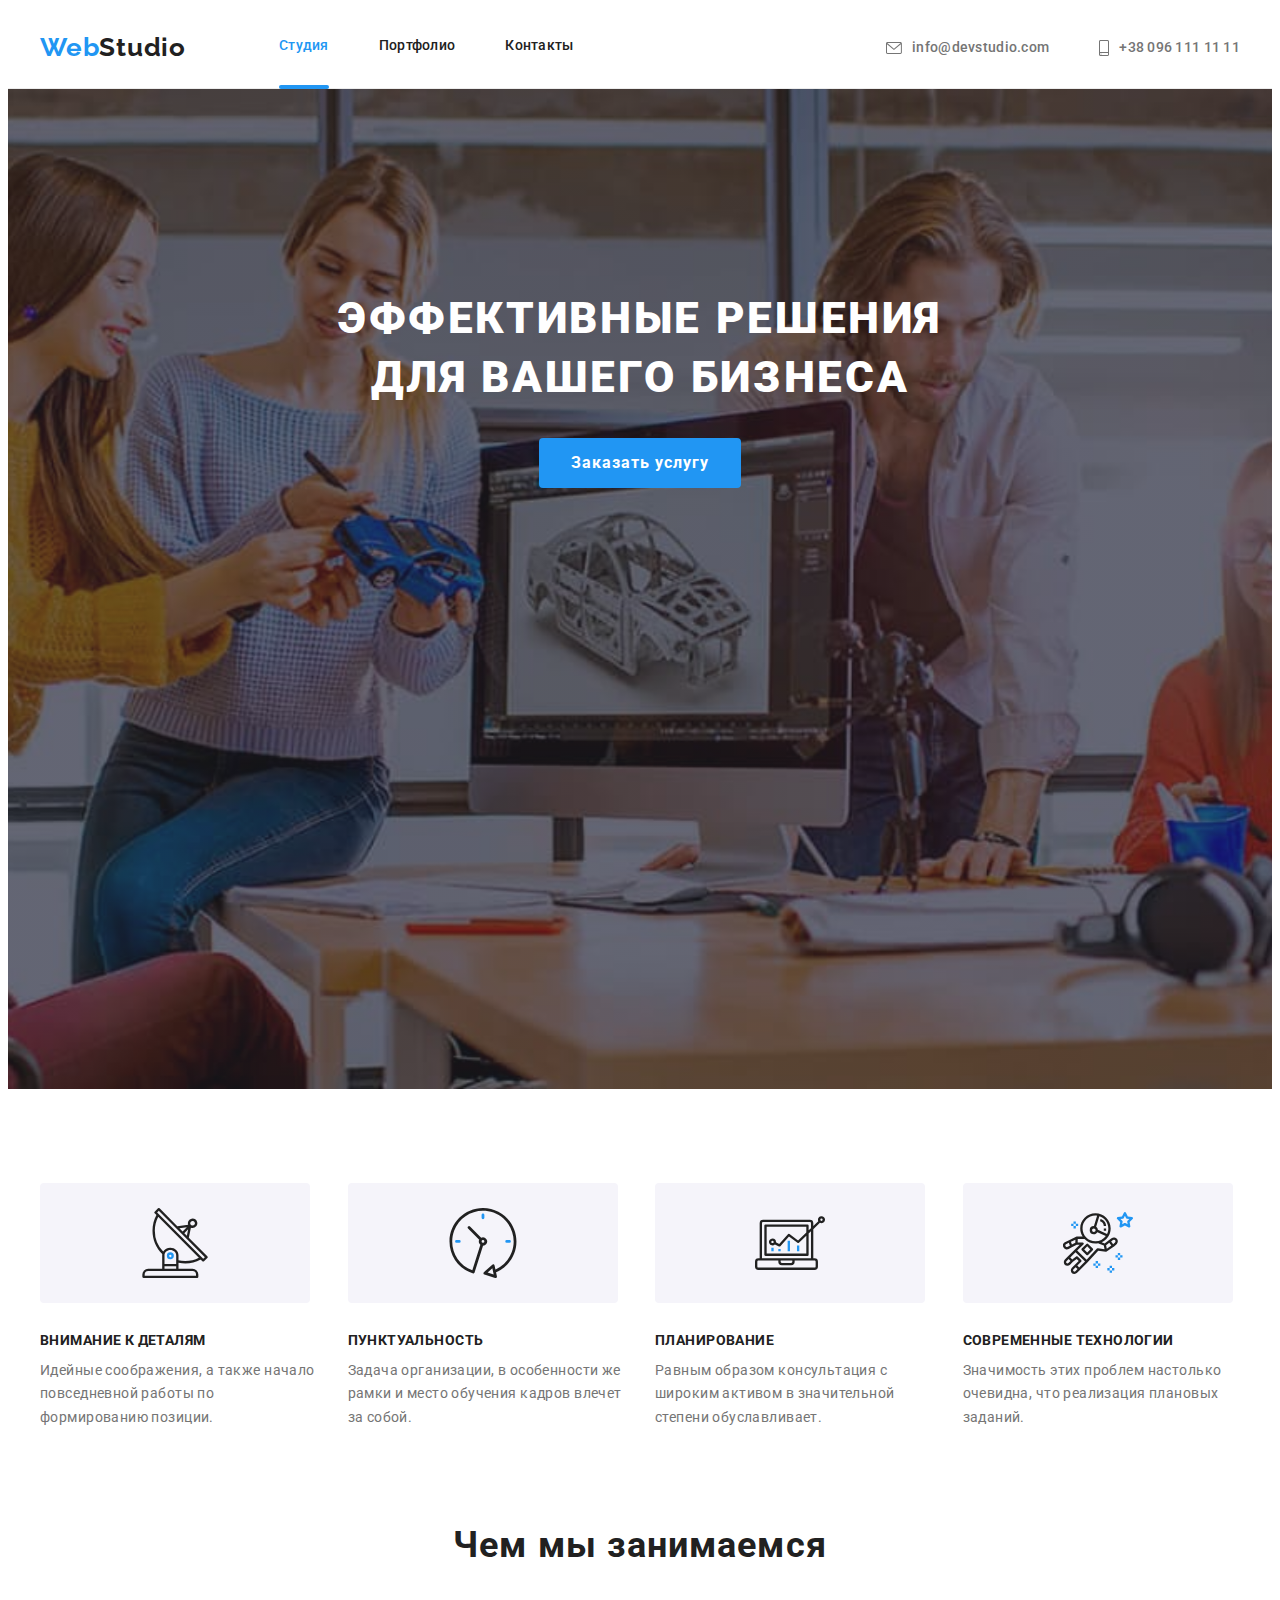
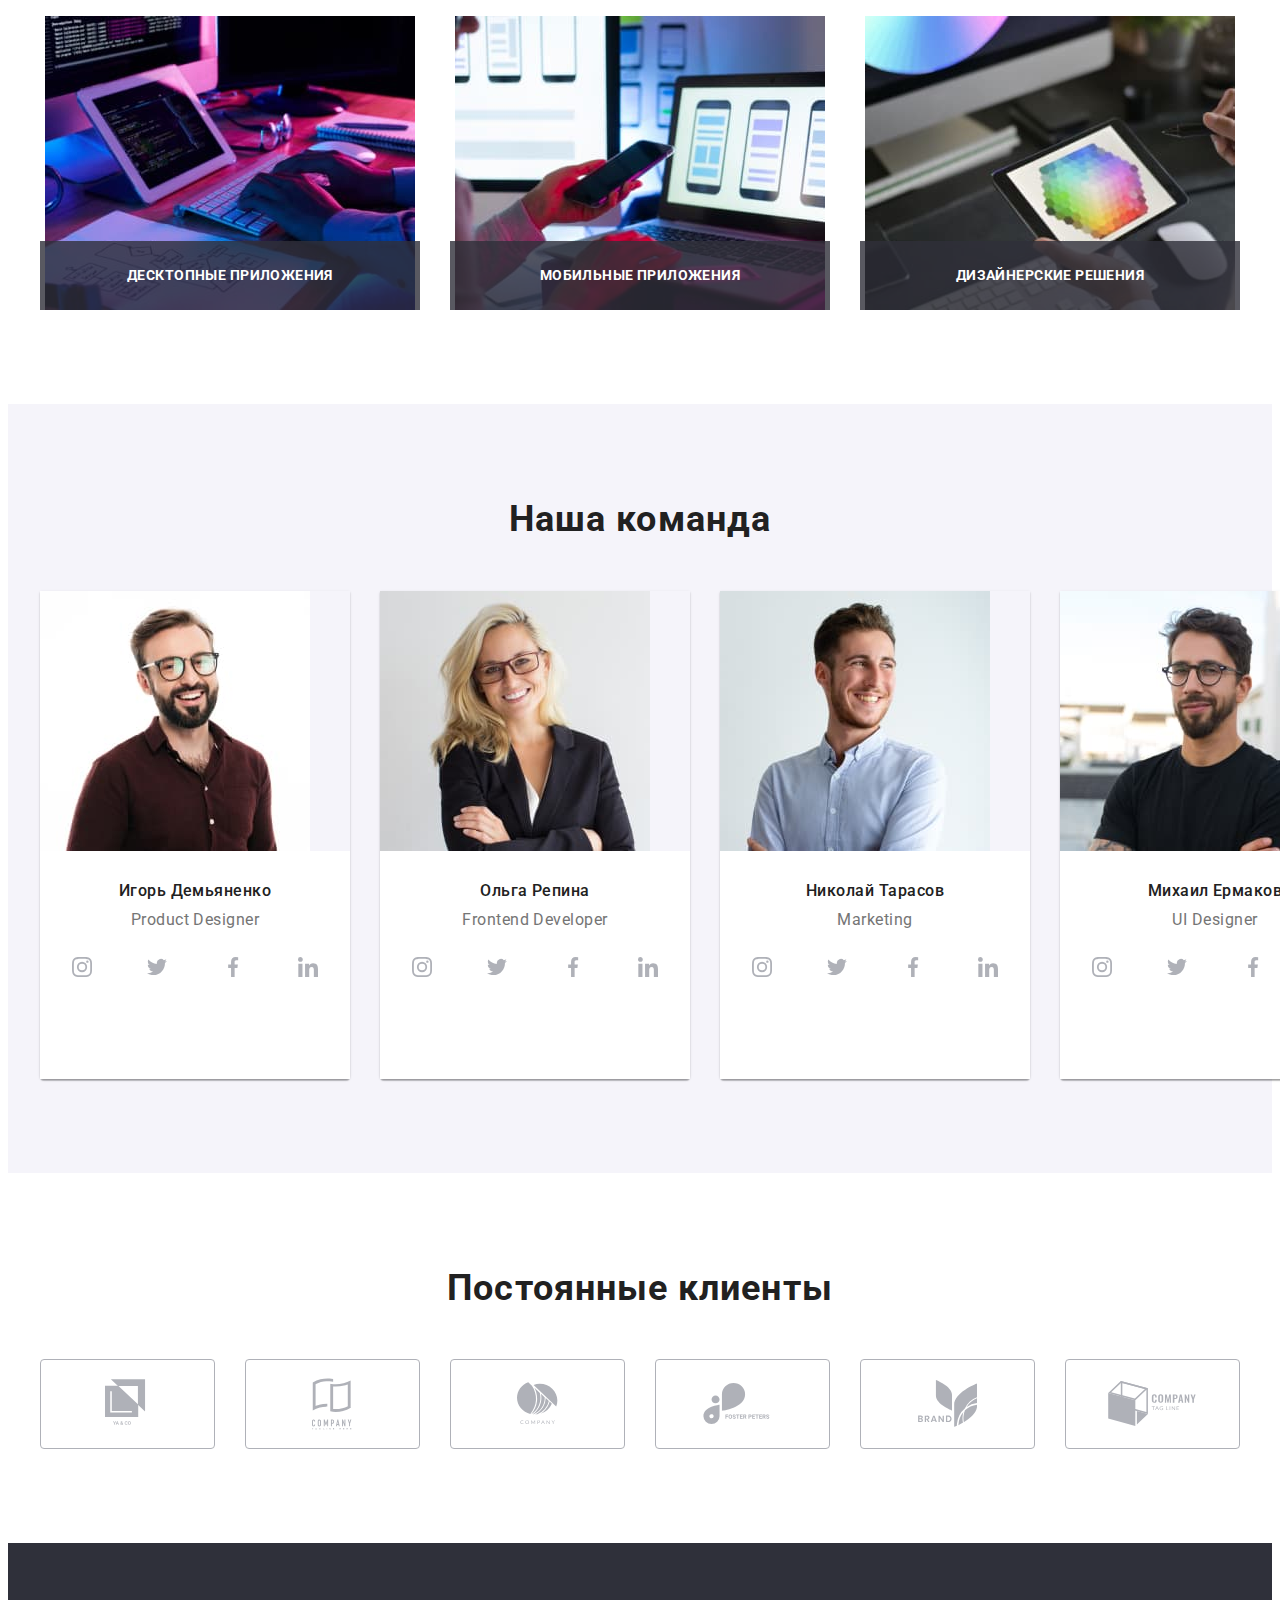
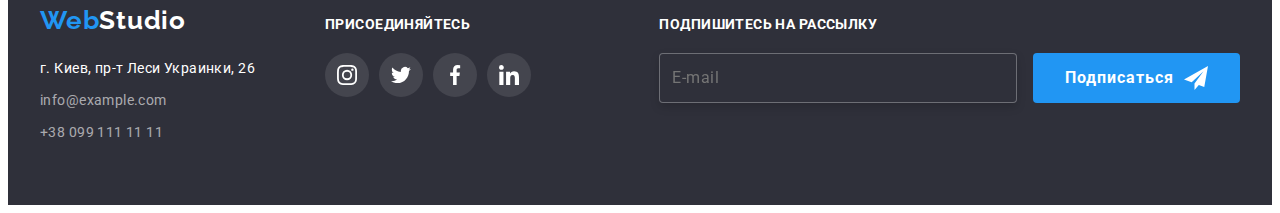
<file: index.html>
<!DOCTYPE html>
<html lang="ru">
<head>
    <meta charset="UTF-8">
    <meta http-equiv="X-UA-Compatible" content="IE=edge">
    <meta name="viewport" content="width=device-width, initial-scale=1.0">
    <title>Студия</title>
    <link rel="preconnect" href="https://fonts.gstatic.com">
    <link href="https://fonts.googleapis.com/css2?family=Raleway:wght@700&family=Roboto:wght@400;500;700;900&display=swap"
        rel="stylesheet">
    <link rel="stylesheet" href="https://cdnjs.cloudflare.com/ajax/libs/modern-normalize/0.2.0/modern-normalize.css"
        integrity="sha512-oxqL25oMBPTFLK5OOR4U/Y//5oyc+3B8MJVTuGD2FLdyA+VXlhKMyQ7YjHNSI5+CLk0UdMLw1lV64dDuT1Batw=="
        crossorigin="anonymous" />
    <link rel="stylesheet" href="./css/main.min.css">
</head>

<body>

<!--site header-->
        <header class="page-header">
            <div class="container">
                <nav class="nav">
                    <a 
                    href="./index.html" 
                    class="logo__link link" 
                    lang="en">
                        <span 
                        class="logo__text">
                            Web<span class="logo--light-them">Studio</span>
                        </span>        
                    </a>
                    <ul class="nav__list list">
                        <li class="nav__item">
                            <a 
                            href="./index.html" 
                            class="nav__link current link">
                                Студия
                            </a>
                        </li>

                        <li class="nav__item">
                            <a 
                            href="./portfolio.html" 
                            class="nav__link link">
                                Портфолио
                            </a>
                        </li>

                        <li class="nav__item">
                            <a 
                            href="" 
                            class="nav__link link">
                                Контакты
                            </a>
                        </li>
                    </ul>
                </nav>

                <ul class="site-contacts__list list" >
                    <li class="site-contacts__item">
                        <a 
                        href="mailto:info@devstudio.com" 
                        class="site-contacts__link link ">
                            <svg 
                            class="site-contacts__icon" 
                            width="16" 
                            height="12">
                                <use href="./images/icons.svg#envelope"></use>
                            </svg>
                            info@devstudio.com
                        </a>
                    </li>

                    <li class="site-contacts__item">
                        <a 
                        href="tel:+380961111111" 
                        class="site-contacts__link link ">
                            <svg 
                            class="site-contacts__icon" 
                            width="10" 
                            height="16">
                                <use href="./images/icons.svg#smartphone"></use>
                            </svg>
                            +38 096 111 11 11
                        </a>
                    </li>
                </ul>
            </div>
        </header>
    <main>

    <!--HERO-->
        <section class="hero overlay">
            <h1 class="hero__title">Эффективные решения для вашего бизнеса</h1>
            <button 
            data-modal-open 
            type="button" 
            class="btn hero__btn">
                Заказать услугу
            </button>
        </section>

    <!--Features-->
        <section class="features section">
            <div class="container">
                <h2 class="features__title visually-hidden">Особенности команды</h2>
                <ul class="features__list list">
                    <li class="features__item">
                        <div class="features-item-icon__background">
                            <svg 
                            class="features-item__icon"
                            width="70"
                            height="70">
                                <use href="./images/icons.svg#antenna"></use>
                            </svg>
                        </div>
                        <h3 class="features-item__title">Внимание к деталям</h3>
                        <p class="features-item__text">Идейные соображения, а также начало повседневной работы по формированию позиции.
                        </p>
                    </li>

                    <li class="features__item">
                        <div class="features-item-icon__background">
                            <svg 
                            class="features-item__icon"
                            width="70"
                            height="70">
                                <use href="./images/icons.svg#clock"></use>
                            </svg>
                        </div>
                        <h3 class="features-item__title">Пунктуальность</h3>
                        <p class="features-item__text">Задача организации, в особенности же рамки и место обучения кадров влечет за собой.
                        </p>
                    </li>

                    <li class="features__item">
                        <div class="features-item-icon__background">
                            <svg 
                            class="feature-item__icon"
                            width="70"
                            height="70">
                                <use href="./images/icons.svg#diagram"></use>
                            </svg>
                        </div>
                        <h3 class="features-item__title">Планирование</h3>
                        <p class="features-item__text">Равным образом консультация с широким активом в значительной степени обуславливает.
                        </p>
                    </li>

                    <li class="features__item">
                        <div class="features-item-icon__background">
                            <svg 
                            class="features-item__icon"
                            width="70"
                            height="70">
                                <use href="./images/icons.svg#astronaut"></use>
                            </svg>
                        </div>
                        <h3 class="features-item__title">Современные технологии</h3>
                        <p class="features-item__text">Значимость этих проблем настолько очевидна, что реализация плановых заданий.
                        </p>
                    </li>
                </ul>
            </div>
        </section>

    <!--Services-->
        <section class="services section">
            <div class="container">
                <h2 class="services__title section__title">Чем мы занимаемся</h2>
                <ul class="services__list list">
                    <li class="services__item">
                        <div class="services-item__image-explanation">
                            <img 
                            src="./images/example_of_work_1.jpg" 
                            alt="Создание интернет сайта" 
                            width="370" 
                            height="294"
                            class="services-item__image">
                            <span class="services-item__image-explanation-text">Десктопные приложения</span>
                        </div>
                    </li>

                    <li class="services__item">
                        <div class="services-item__image-explanation">
                            <img 
                            src="./images/example_of_work_2.jpg" 
                            alt="Оптимизация сайта для просмотра с телефона" 
                            width="370" 
                            height="294"
                            class="services-item__image">
                            <span class="services-item__image-explanation-text">Мобильные приложения</span>
                        </div>
                    </li>

                    <li class="services__item">
                        <div class="services-item__image-explanation">
                            <img 
                            src="./images/example_of_work_3.jpg" 
                            alt="Подбор цветовой схемы для сайта" 
                            width="370" 
                            height="294"
                            class="services-item__image">
                            <span class="services-item__image-explanation-text">Дизайнерские решения</span>
                        </div>
                    </li>
                </ul>
            </div>
        </section>

    <!--Team Members-->
        <section class="team-members section">
            <div class="container">
                <h2 class="team-members__title section__title">Наша команда</h2>
                <ul class="team-members__list list">
                    <li class="team-members__item">
                        <img 
                        src="./images/igor_photo.jpg" 
                        alt="Фото Игоря Демьяненко" 
                        width="270" 
                        height="260"
                        class="team-members__image">
                        <div class="team-members__description">
                            <h3 class="team-members__name">Игорь Демьяненко</h3>
                            <p class="team-members__profession" lang="en">Product Designer</p>
                            <ul class="team-members-soc-link__list list">
                                <li class="team-members-soc-link__item">
                                    <a href="" class="team-members-soc-link__link">
                                        <svg 
                                        class="team-members-soc-link__icon" 
                                        width="20"
                                        height="20">
                                            <use href="./images/icons.svg#instagram-t"></use>
                                        </svg>
                                    </a>
                                </li>

                                <li class="team-members-soc-link__item">
                                    <a href="" class="team-members-soc-link__link">
                                        <svg 
                                        class="team-members-soc-link__icon" 
                                        width="20"
                                        height="20">
                                            <use href="./images/icons.svg#twitter-t"></use>
                                        </svg>
                                    </a>
                                </li>

                                <li class="team-members-soc-link__item">
                                    <a href="" class="team-members-soc-link__link">
                                        <svg 
                                        class="team-members-soc-link__icon" 
                                        width="20"
                                        height="20">
                                            <use href="./images/icons.svg#facebook-t"></use>
                                        </svg>
                                    </a>
                                </li>

                                <li class="team-members-soc-link__item">
                                    <a href="" class="team-members-soc-link__link">
                                        <svg 
                                        class="team-members-soc-link__icon" 
                                        width="20"
                                        height="20">
                                            <use href="./images/icons.svg#linkedin-t"></use>
                                        </svg>
                                    </a>
                                </li>
                            </ul>
                        </div>
                    </li>

                    <li class="team-members__item">
                        <img 
                        src="./images/olga_photo.jpg" 
                        alt="Фото Ольги Репиной" 
                        width="270" 
                        height="260">
                        <div class="team-members__description">
                            <h3 class="team-members__name">Ольга Репина</h3>
                            <p class="team-members__profession" lang="en">Frontend Developer</p>
                            <ul class="team-members-soc-link__list list">
                                <li class="team-members-soc-link__item">
                                    <a href="" class="team-members-soc-link__link">
                                        <svg 
                                        class="team-members-soc-link__icon" 
                                        width="20"
                                        height="20">
                                            <use href="./images/icons.svg#instagram-t"></use>
                                        </svg>
                                    </a>
                                </li>

                                <li class="team-members-soc-link__item">
                                    <a href="" class="team-members-soc-link__link">
                                        <svg 
                                        class="team-members-soc-link__icon" 
                                        width="20"
                                        height="20">
                                            <use href="./images/icons.svg#twitter-t"></use>
                                        </svg>
                                    </a>
                                </li>

                                <li class="team-members-soc-link__item">
                                    <a href="" class="team-members-soc-link__link">
                                        <svg 
                                        class="team-members-soc-link__icon" 
                                        width="20"
                                        height="20">
                                            <use href="./images/icons.svg#facebook-t"></use>
                                        </svg>
                                    </a>
                                </li>

                                <li class="team-members-soc-link__item">
                                    <a href="" class="team-members-soc-link__link">
                                        <svg 
                                        class="team-members-soc-link__icon" 
                                        width="20"
                                        height="20">
                                            <use href="./images/icons.svg#linkedin-t"></use>
                                        </svg>
                                    </a>
                                </li>
                            </ul>
                        </div>
                    </li>

                    <li class="team-members__item">
                        <img 
                        src="./images/nikolay_photo.jpg" 
                        alt="Фото Николая Тарасова" 
                        width="270" 
                        height="260">
                        <div class="team-members__description">
                            <h3 class="team-members__name">Николай Тарасов</h3>
                            <p class="team-members__profession" lang="en">Marketing</p>
                            <ul class="team-members-soc-link__list list">
                                <li class="team-members-soc-link__item">
                                    <a href="" class="team-members-soc-link__link">
                                        <svg 
                                        class="team-members-soc-link__icon" 
                                        width="20"
                                        height="20">
                                            <use href="./images/icons.svg#instagram-t"></use>
                                        </svg>
                                    </a>
                                </li>

                                <li class="team-members-soc-link__item">
                                    <a href="" class="team-members-soc-link__link">
                                        <svg 
                                        class="team-members-soc-link__icon" 
                                        width="20"
                                        height="20">
                                            <use href="./images/icons.svg#twitter-t"></use>
                                        </svg>
                                    </a>
                                </li>

                                <li class="team-members-soc-link__item">
                                    <a href="" class="team-members-soc-link__link">
                                        <svg 
                                        class="team-members-soc-link__icon" 
                                        width="20"
                                        height="20">
                                            <use href="./images/icons.svg#facebook-t"></use>
                                        </svg>
                                    </a>
                                </li>

                                <li class="team-members-soc-link__item">
                                    <a href="" class="team-members-soc-link__link">
                                        <svg 
                                        class="team-members-soc-link__icon" 
                                        width="20"
                                        height="20">
                                            <use href="./images/icons.svg#linkedin-t"></use>
                                        </svg>
                                    </a>
                                </li>
                            </ul>
                        </div>
                    </li>

                    <li class="team-members__item">
                        <img 
                        src="./images/mihail_photo.jpg" 
                        alt="Фото Михаила Ермакова" 
                        width="270" 
                        height="260">
                        <div class="team-members__description">
                            <h3 class="team-members__name">Михаил Ермаков</h3>
                            <p class="team-members__profession" lang="en">UI Designer</p>
                            <ul class="team-members-soc-link__list list">
                                <li class="team-members-soc-link__item">
                                    <a href="" class="team-members-soc-link__link">
                                        <svg 
                                        class="team-members-soc-link__icon" 
                                        width="20"
                                        height="20">
                                            <use href="./images/icons.svg#instagram-t"></use>
                                        </svg>
                                    </a>
                                </li>

                                <li class="team-members-soc-link__item">
                                    <a href="" class="team-members-soc-link__link">
                                        <svg 
                                        class="team-members-soc-link__icon" 
                                        width="20"
                                        height="20">
                                            <use href="./images/icons.svg#twitter-t"></use>
                                        </svg>
                                    </a>
                                </li>

                                <li class="team-members-soc-link__item">
                                    <a href="" class="team-members-soc-link__link">
                                        <svg 
                                        class="team-members-soc-link__icon" 
                                        width="20"
                                        height="20">
                                        <use href="./images/icons.svg#facebook-t"></use>
                                    </svg>
                                    </a>
                                </li>

                                <li class="team-members-soc-link__item">
                                    <a href="" class="team-members-soc-link__link">
                                        <svg 
                                        class="team-members-soc-link__icon" 
                                        width="20"
                                        height="20">
                                            <use href="./images/icons.svg#linkedin-t"></use>
                                        </svg>
                                    </a>
                                </li>
                            </ul>
                        </div>
                    </li>
                </ul>
            </div>
        </section>

        <!--Customers-->  
        <section class="customers section">
            <div class="container">
                <h2 class="customers__title section__title">Постоянные клиенты</h2>
                <ul class="customers__list list">
                    <li class="customers__item">
                        <a href="" class="customers-item__link">
                            <svg 
                            class="customers-item__icon" 
                            width="44.27" 
                            height="49.23">
                                <use href="./images/icons.svg#logo-1"></use>
                            </svg>
                        </a>
                    </li>

                    <li class="customers__item">
                        <a href="" class="customers-item__link">
                            <svg 
                            class="customers-item__icon" 
                            width="40" 
                            height="52">
                                <use href="./images/icons.svg#logo-2"></use>
                            </svg>
                        </a>
                    </li>

                    <li class="customers__item">
                        <a href="" class="customers-item__link">
                            <svg 
                            class="customers-item__icon" 
                            width="41" 
                            height="42.6">
                                <use href="./images/icons.svg#logo-3"></use>
                            </svg>
                        </a>
                    </li>

                    <li class="customers__item">
                        <a href="" class="customers-item__link">
                            <svg 
                            class="customers-item__icon" 
                            width="79.66" 
                            height="42.02">
                                <use href="./images/icons.svg#logo-4"></use>
                            </svg>
                        </a>
                    </li>

                    <li class="customers__item">
                        <a href="" class="customers-item__link">
                            <svg 
                            class="customers-item__icon" 
                            width="59" 
                            height="47">
                                <use href="./images/icons.svg#logo-5"></use>
                            </svg>
                        </a>
                    </li>

                    <li class="customers__item">
                        <a href="" class="customers-item__link">
                            <svg 
                            class="customers-item__icon" 
                            width="88.48" 
                            height="45.44">
                                <use href="./images/icons.svg#logo-6"></use>
                            </svg>
                        </a>
                    </li>
                </ul>
            </div>
        </section>
    </main>

<!--Footer-->
    <footer class="page-footer">
        <div class="container">
            <div class="address-main">
                <a 
                href="./index.html" 
                class="logo__link logo-footer link" 
                lang="en">
                    <span 
                    class="logo__text">
                        Web<span class="logo--dark-them">Studio</span>
                    </span>        
                </a>

<!--Address-->
                <address class="address">
                    <ul class="address__list list">
                        <li class="address__item"> 
                            <a 
                            href="https://goo.gl/maps/oQdtfQdhAtJSonEbA" 
                            class="address__link link">
                                <span class="address__text address__text--wight">
                                    г. Киев, пр-т Леси Украинки, 26
                                </span>
                            </a> 
                        </li>

                        <li class="address__item">
                            <a 
                            href="mailto:info@example.com" 
                            class="address__link link">
                                <span class="address__text">
                                    info@example.com
                                </span>    
                            </a>
                        </li>

                        <li class="address__item">
                            <a 
                            href="tel:+380991111111" 
                            class="address-tel link">
                                <span class="address__text">
                                    +38 099 111 11 11
                                </span>
                            </a>
                        </li>
                    </ul>
                </address>
            </div>

<!--Subscribe-->            
            <div class="subscribe">
                <b class="subscribe__title">присоединяйтесь</b>
                <ul class="subscribe-soc-link__list list">
                    <li class="subscribe-soc-link__item">
                        <a href="" class="subscribe-soc-link-item__link">
                            <svg  
                            class="subscribe-soc-link-item__icon"
                            width="20"
                            height="20">
                                <use href="./images/icons.svg#instagram"></use>
                            </svg>
                        </a>
                    </li>

                    <li class="subscribe-soc-link__item">
                        <a href="" class="subscribe-soc-link-item__link">
                            <svg 
                            class="subscribe-soc-link-item__icon"
                            width="20"
                            height="20">
                                <use href="./images/icons.svg#twitter"></use>
                            </svg>
                        </a>
                    </li>

                    <li class="subscribe-soc-link__item">
                        <a href="" class="subscribe-soc-link-item__link">
                            <svg 
                            class="subscribe-soc-link-item__icon"
                            width="20"
                            height="20">
                                <use href="./images/icons.svg#facebook"></use>
                            </svg>
                        </a>
                    </li>

                    <li class="subscribe-soc-link__item">
                        <a href="" class="subscribe-soc-link-item__link">
                            <svg 
                            class="subscribe-soc-link-item__icon" 
                            width="20"
                            height="20">
                                <use href="./images/icons.svg#linkedin"></use>
                            </svg>
                        </a>
                    </li>
                </ul>
            </div>

<!--Mail-input-->            
            <div class="mail-input__block">
                <p class="mail-input__title subscribe__title"> Подпишитесь на рассылку</p>
                <form class="mail-input__form">
                    <input 
                    id="mail"
                    type="email" 
                    name="mail" 
                    class="mail-input" 
                    placeholder="E-mail">

                    <button 
                    type="submit" 
                    class="btn mail-input__btn">
                        <span 
                        class="mail-input-btn__text">
                            Подписаться
                        </span>

                        <svg 
                        class="mail-input-btn__icon" 
                        width="24"
                        height="24">
                            <use href="./images/icons.svg#icon-icon-send"></use>
                        </svg>
                    </button>
                </form>
            </div>
        </div>
    </footer>

    
<!--Modal-->
    <div data-modal class="backdrop is-hidden">
        <div class="modal">
            <button data-modal-close 
            type="button" 
            class="btn modal-btn--close">
                <svg 
                class="modal-btn__close-icon" 
                width="18"
                height="18">
                    <use href="./images/icons.svg#icon-close"></use>
                </svg>
            </button>

            <p class="modal__title">
                Оставьте свои данные, мы вам перезвоним
            </p>

            <form class="modal__input-form">
                <ul class="modal-input-form__list list">
    <!-- Input Name                 -->
                    <li class="modal-input-form__item">
                        <div class="form-name form-field">
                            <label 
                            for="name" 
                            class="form-name__label modal-window__form-label">
                                Имя
                            </label>
                            <input 
                            id="name"
                            type="text" 
                            name="name" 
                            class="form-name__input modal-window__form-input" 
                            autocomplete="name">
                                <svg 
                                class="form-name__icon form-input__icon"
                                width="18"
                                height="18">
                                    <use href="./images/icons.svg#icon-modal-person"></use>
                                </svg>
                        </div>
                    </li>
    <!-- Input Tel                 -->                
                    <li class="modal-input-form__item">
                        <div class="form-tel form-field">
                            <label 
                            for="tel" 
                            class="form-tel__label modal-window__form-label">
                                Телефон
                            </label>
                            <input 
                            id="tel"
                            type="tel" 
                            name="tel" 
                            class="form-tel__input modal-window__form-input" 
                            autocomplete="tel">
                                <svg 
                                class="form-tel__icon form-input__icon"
                                width="18"
                                height="18">
                                    <use href="./images/icons.svg#icon-modal-phone"></use>
                                </svg>
                        </div>
                    </li>
    <!-- Input Mail                 -->                
                    <li class="modal-input-form__item">
                        <div class="form-email form-field">
                            <label 
                            for="email" 
                            class="form-email__label modal-window__form-label">
                                Почта
                            </label>
                            <input
                            id="email"
                            type="email"
                            name="email"
                            class="form-email__input modal-window__form-input"
                            autocomplete="email">
                                <svg 
                                class="form-email__icon form-input__icon"
                                width="18"
                                height="18">
                                    <use href="./images/icons.svg#icon-modal-email"></use>
                                </svg>
                        </div>
                    </li>
    <!-- Input Comment                 -->                
                    <li class="modal-input-form__item">
                        <div class="form-comment form-field">
                            <label
                            for="comment"
                            class="form-comment__label modal-window__form-label">
                                Комментарий
                            </label>
                            <textarea 
                            name="comment"
                            id="comment"
                            rows="10"
                            placeholder="Введите текст"
                            class="modal-window__form-input form-comment__textarea"></textarea>
                        </div>
                    </li>
                </ul>
    <!-- Checkbox                 -->            
               <div class="form-agreement">
                   
                    <label
                    for="agreement"
                    class="form-agreement__label">
                        <input 
                    id="agreement"
                    type="checkbox" 
                    name="agreement" 
                    value="agreement"
                    class="form-agreement__check-input visually-hidden">
                        Соглашаюсь с рассылкой и принимаю 
                            <a 
                            href="" 
                            class="form-agreement__link"> 
                                Условия договора 
                            </a>
                    <span class="check-box">
                            <!-- <svg class="check-box__icon"
                            width="16"
                            height="15">
                                <use href="./images/icons.svg#icon-not-check"></use> 
                            </svg> -->
                        </span>
                    </label>
               </div>

                <button 
                type="submit" 
                class="btn modal-btn--send">
                    <span 
                    class="modal-btn-send__text">
                        Отправить
                    </span>
                </button>
            </form>
        </div>
    </div>
    
    <script src="./js/modal.js"></script>
</body>
</html>
</file>
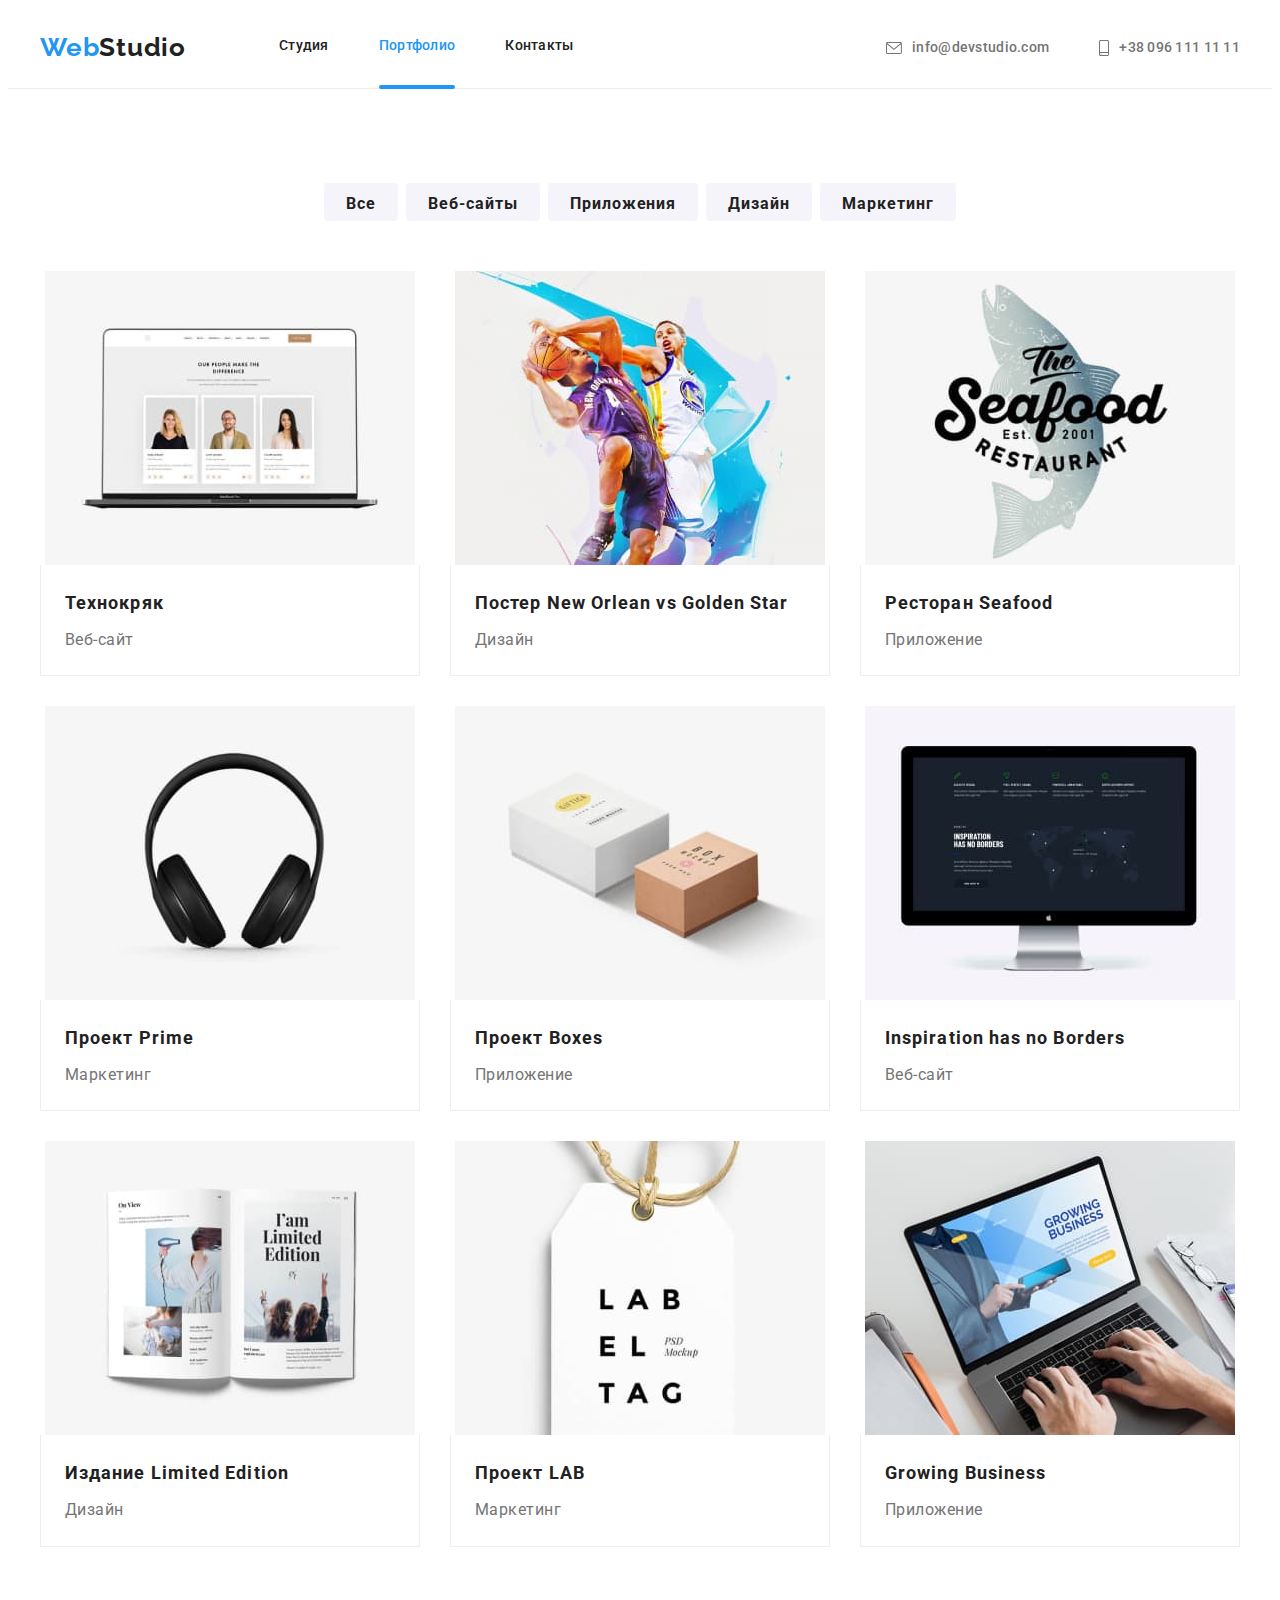
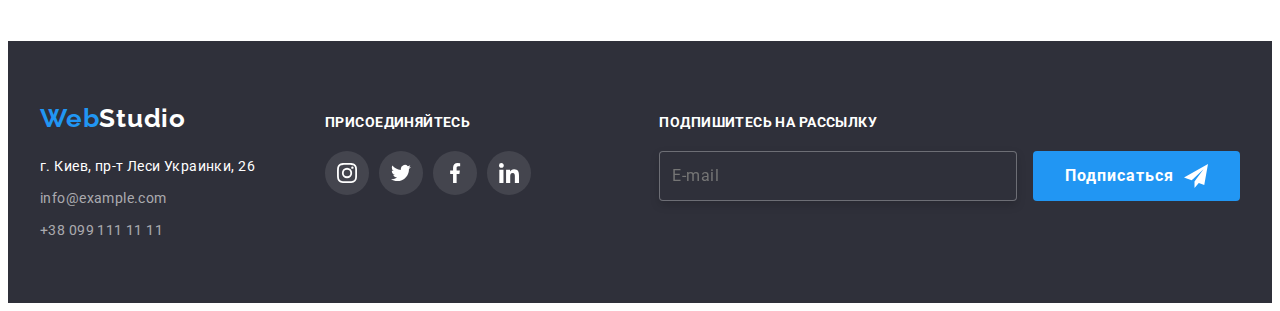
<file: portfolio.html>
<!DOCTYPE html>
<html lang="ru">
<head>
    <meta charset="UTF-8">
    <meta http-equiv="X-UA-Compatible" content="IE=edge">
    <meta name="viewport" content="width=device-width, initial-scale=1.0">
    <title>Портфолио</title>
    <link rel="preconnect" href="https://fonts.gstatic.com">
    <link href="https://fonts.googleapis.com/css2?family=Raleway:wght@700&family=Roboto:wght@400;500;700;900&display=swap"
        rel="stylesheet">
    <link rel="stylesheet" href="https://cdnjs.cloudflare.com/ajax/libs/modern-normalize/0.2.0/modern-normalize.css"
        integrity="sha512-oxqL25oMBPTFLK5OOR4U/Y//5oyc+3B8MJVTuGD2FLdyA+VXlhKMyQ7YjHNSI5+CLk0UdMLw1lV64dDuT1Batw=="
        crossorigin="anonymous" />
    <link rel="stylesheet" href="./css/main.min.css">
</head>

<body>
    
<!--HEADER-->
    <header class="page-header">
            <div class="container">
                <nav class="nav">
                    <a 
                    href="./index.html" 
                    class="logo__link link" 
                    lang="en">
                        <span 
                        class="logo__text">
                            Web<span class="logo--light-them">Studio</span>
                        </span>        
                    </a>
                    <ul class="nav__list list">
                        <li class="nav__item">
                            <a 
                            href="./index.html" 
                            class="nav__link link">
                                Студия
                            </a>
                        </li>

                        <li class="nav__item">
                            <a 
                            href="./portfolio.html" 
                            class="nav__link current link">
                                Портфолио
                            </a>
                        </li>

                        <li class="nav__item">
                            <a 
                            href="" 
                            class="nav__link link">
                                Контакты
                            </a>
                        </li>
                    </ul>
                </nav>

                <ul class="site-contacts__list list" >
                    <li class="site-contacts__item">
                        <a 
                        href="mailto:info@devstudio.com" 
                        class="site-contacts__link link ">
                            <svg 
                            class="site-contacts__icon" 
                            width="16" 
                            height="12">
                                <use href="./images/icons.svg#envelope"></use>
                            </svg>
                            info@devstudio.com
                        </a>
                    </li>

                    <li class="site-contacts__item">
                        <a 
                        href="tel:+380961111111" 
                        class="site-contacts__link link ">
                            <svg 
                            class="site-contacts__icon" 
                            width="10" 
                            height="16">
                                <use href="./images/icons.svg#smartphone"></use>
                            </svg>
                            +38 096 111 11 11
                        </a>
                    </li>
                </ul>
            </div>
    </header>

    <main>
        <section class="portfolio section">
            <div class="container">
<!--FILTERS-->
                <ul class="filters__list list">
                    <li class="filters__item">
                        <button 
                        type="button" 
                        class="btn filters__btn">
                            Все
                        </button>
                    </li>

                    <li class="filters__item">
                        <button 
                        type="button" 
                        class="btn filters__btn">
                            Веб-сайты
                        </button>
                    </li>

                    <li class="filters__item">
                        <button 
                        type="button" 
                        class="btn filters__btn">
                            Приложения
                        </button>
                    </li>

                    <li class="filters__item">
                        <button 
                        type="button" 
                        class="btn filters__btn">
                            Дизайн
                        </button>
                    </li>

                    <li class="filters__item">
                        <button 
                        type="button" 
                        class="btn filters__btn">
                            Маркетинг
                        </button>
                    </li>
                </ul>
                                    
<!--Cards Set-->
                <ul class="card__list list">
                    <li class="card__item">
                        <article class="card">
                            <a 
                            href="" 
                            class="card__link link"> 
                                <div class="card__additional-info">
                                    <img 
                                    src="./images/portfolio/web-sites/tehno.jpg" 
                                    alt="Главная страница сайта Технокряк" 
                                    width="370" 
                                    height="294"
                                    class="card__image">
                                    <p 
                                    class="card__overlay">
                                        Технокряк это современная площадка распространения коронавируса. 
                                        Компании используют эту платформу для цифрового шпионажа и атак на защищённые сервера конкурентов.
                                    <p>
                                </div>
                                <div class="card__description">
                                    <h2 class="card__name">Технокряк</h2>
                                    <p class="card__category">Веб-сайт</p>
                                </div>
                            </a>
                        </article>
                    </li>
               
                    <li class="card__item">
                        <article class="card">
                            <a 
                            href="" 
                            class="card__link link"> 
                                <div class="card__additional-info">
                                    <img 
                                    src="./images/portfolio/design/no-vs-gs.jpg" 
                                    alt="Два баскетболиста" 
                                    width="370" 
                                    height="294"
                                    class="card__image">
                                    <p 
                                    class="card__overlay">
                                        Технокряк это современная площадка распространения коронавируса. 
                                        Компании используют эту платформу для цифрового шпионажа и атак на защищённые сервера конкурентов.
                                    <p>
                                </div>
                                <div class="card__description">
                                    <h2 class="card__name">Постер <span lang="en">New Orlean vs Golden Star</span></h2>
                                    <p class="card__category">Дизайн</p>
                                </div>
                            </a>
                        </article>
                    </li>

                    <li class="card__item">
                        <article class="card">
                            <a 
                            href="" 
                            class="card__link link">
                                <div class="card__additional-info">
                                    <img 
                                    src="./images/portfolio/applications/seafood.jpg" 
                                    alt="Логотип ресторана Seafood" 
                                    width="370" 
                                    height="294"
                                    class="card__image">
                                    <p 
                                    class="card__overlay">
                                        Технокряк это современная площадка распространения коронавируса. 
                                        Компании используют эту платформу для цифрового шпионажа и атак на защищённые сервера конкурентов.
                                    <p>
                                </div>
                                <div class="card__description">
                                    <h2 class="card__name">Ресторан <span lang="en">Seafood</span></h2>
                                    <p class="card__category">Приложение</p>
                                </div>
                            </a>
                        </article>
                    </li>

                    <li class="card__item">
                        <article class="card">
                            <a 
                            href="" 
                            class="card__link link"> 
                                <div class="card__additional-info">
                                    <img 
                                    src="./images/portfolio/marketing/prime.jpg" 
                                    alt="Наушники" 
                                    width="370" 
                                    height="294"
                                    class="card__image">
                                    <p 
                                    class="card__overlay">
                                        Технокряк это современная площадка распространения коронавируса. 
                                        Компании используют эту платформу для цифрового шпионажа и атак на защищённые сервера конкурентов.
                                    <p>
                                </div>
                                <div class="card__description">
                                    <h2 class="card__name">Проект <span lang="en">Prime</span></h2>
                                    <p class="card__category">Маркетинг</p>
                                </div>
                            </a>
                        </article>
                    </li>

                    <li class="card__item">
                        <article class="card">
                            <a 
                            href="" 
                            class="card__link link"> 
                                <div class="card__additional-info">
                                    <img 
                                    src="./images/portfolio/applications/boxes.jpg" 
                                    alt="Две коробки:белая и коричневая" 
                                    width="370" 
                                    height="294"
                                    class="card__image">
                                    <p 
                                    class="card__overlay">
                                        Технокряк это современная площадка распространения коронавируса. 
                                        Компании используют эту платформу для цифрового шпионажа и атак на защищённые сервера конкурентов.
                                    <p>
                                </div>
                                <div class="card__description">
                                    <h2 class="card__name">Проект <span lang="en">Boxes</span></h2>
                                    <p class="card__category">Приложение</p>
                                </div>
                            </a>
                        </article>
                    </li>

                    <li class="card__item">
                        <article class="card">
                            <a 
                            href="" 
                            class="card__link link"> 
                                <div class="card__additional-info">
                                    <img 
                                    src="./images/portfolio/web-sites/i-h-n-b.jpg" 
                                    alt="Главная страница сайта Inspiration has no Borders" 
                                    width="370" 
                                    height="294"
                                    class="card__image">
                                    <p 
                                    class="card__overlay">
                                        Технокряк это современная площадка распространения коронавируса. 
                                        Компании используют эту платформу для цифрового шпионажа и атак на защищённые сервера конкурентов.
                                    <p>
                                </div>
                                <div class="card__description">
                                    <h2 lang="en" class="card__name">Inspiration has no Borders</h2>
                                    <p class="card__category">Веб-сайт</p>
                                </div>
                            </a>
                        </article>
                    </li>

                    <li class="card__item">
                        <article class="card">
                            <a 
                            href="" 
                            class="card__link link"> 
                                <div class="card__additional-info">
                                    <img 
                                    src="./images/portfolio/design/le.jpg" 
                                    alt="Развертка книги" 
                                    width="370" 
                                    height="294"
                                    class="card__image">
                                    <p 
                                    class="card__overlay">
                                        Технокряк это современная площадка распространения коронавируса. 
                                        Компании используют эту платформу для цифрового шпионажа и атак на защищённые сервера конкурентов.
                                    <p>
                                </div>
                                <div class="card__description">
                                    <h2 class="card__name">Издание <span lang="en">Limited Edition</span></h2>
                                    <p class="card__category">Дизайн</p>
                                </div>
                            </a>
                        </article>
                    </li>

                    <li class="card__item">
                        <article class="card">
                            <a 
                            href="" 
                            class="card__link link"> 
                                <div class="card__additional-info">
                                    <img 
                                    src="./images/portfolio/marketing/lab.jpg" 
                                    alt="Белая этикетка" 
                                    width="370" 
                                    height="294"
                                    class="card__image">
                                    <p 
                                    class="card__overlay">
                                        Технокряк это современная площадка распространения коронавируса. 
                                        Компании используют эту платформу для цифрового шпионажа и атак на защищённые сервера конкурентов.
                                    <p>
                                </div>
                                <div class="card__description">
                                    <h2 class="card__name">Проект <span lang="en">LAB</span></h2>
                                    <p class="card__category">Маркетинг</p>
                                </div>
                            </a>
                        </article>
                    </li>

                    <li class="card__item">
                        <article class="card">
                            <a 
                            href="" 
                            class="card__link link"> 
                                <div class="card__additional-info">
                                    <img 
                                    src="./images/portfolio/applications/gb.jpg" 
                                    alt="Интерфейс приложения Growing Business" 
                                    width="370" 
                                    height="294"
                                    class="card__image">
                                    <p 
                                    class="card__overlay">
                                        Технокряк это современная площадка распространения коронавируса. 
                                        Компании используют эту платформу для цифрового шпионажа и атак на защищённые сервера конкурентов.
                                    <p>
                                </div>
                                <div class="card__description">
                                    <h2 lang="en" class="card__name">Growing Business</h2>
                                    <p class="card__category">Приложение</p>
                                </div>
                            </a>
                        </article>
                    </li>
                </ul>
            </div>
        </section>
    </main>

<!--Footer-->
    <footer class="page-footer">
        <div class="container">
            <div class="address-main">
                <a 
                href="./index.html" 
                class="logo__link logo-footer link" 
                lang="en">
                    <span 
                    class="logo__text">
                        Web<span class="logo--dark-them">Studio</span>
                    </span>        
                </a>

<!--Address-->
                <address class="address">
                    <ul class="address__list list">
                        <li class="address__item"> 
                            <a 
                            href="https://goo.gl/maps/oQdtfQdhAtJSonEbA" 
                            class="address__link link">
                                <span class="address__text address__text--wight">
                                    г. Киев, пр-т Леси Украинки, 26
                                </span>
                            </a> 
                        </li>

                        <li class="address__item">
                            <a 
                            href="mailto:info@example.com" 
                            class="address__link link">
                                <span class="address__text">
                                    info@example.com
                                </span>    
                            </a>
                        </li>

                        <li class="address__item">
                            <a 
                            href="tel:+380991111111" 
                            class="address-tel link">
                                <span class="address__text">
                                    +38 099 111 11 11
                                </span>
                            </a>
                        </li>
                    </ul>
                </address>
            </div>

<!--Subscribe-->            
            <div class="subscribe">
                <b class="subscribe__title">присоединяйтесь</b>
                <ul class="subscribe-soc-link__list list">
                    <li class="subscribe-soc-link__item">
                        <a href="" class="subscribe-soc-link-item__link">
                            <svg  
                            class="subscribe-soc-link-item__icon"
                            width="20"
                            height="20">
                                <use href="./images/icons.svg#instagram"></use>
                            </svg>
                        </a>
                    </li>

                    <li class="subscribe-soc-link__item">
                        <a href="" class="subscribe-soc-link-item__link">
                            <svg 
                            class="subscribe-soc-link-item__icon"
                            width="20"
                            height="20">
                                <use href="./images/icons.svg#twitter"></use>
                            </svg>
                        </a>
                    </li>

                    <li class="subscribe-soc-link__item">
                        <a href="" class="subscribe-soc-link-item__link">
                            <svg 
                            class="subscribe-soc-link-item__icon"
                            width="20"
                            height="20">
                                <use href="./images/icons.svg#facebook"></use>
                            </svg>
                        </a>
                    </li>

                    <li class="subscribe-soc-link__item">
                        <a href="" class="subscribe-soc-link-item__link">
                            <svg 
                            class="subscribe-soc-link-item__icon" 
                            width="20"
                            height="20">
                                <use href="./images/icons.svg#linkedin"></use>
                            </svg>
                        </a>
                    </li>
                </ul>
            </div>

<!--Mail-input-->            
            <div class="mail-input__block">
                <p class="mail-input__title subscribe__title"> Подпишитесь на рассылку</p>
                <form class="mail-input__form">
                    <input 
                    id="mail"
                    type="email" 
                    name="mail" 
                    class="mail-input" 
                    placeholder="E-mail">

                    <button 
                    type="submit" 
                    class="btn mail-input__btn">
                        <span 
                        class="mail-input-btn__text">
                            Подписаться
                        </span>

                        <svg 
                        class="mail-input-btn__icon" 
                        width="24"
                        height="24">
                            <use href="./images/icons.svg#icon-icon-send"></use>
                        </svg>
                    </button>
                </form>
            </div>
        </div>
    </footer>
</body>
</html>
</file>
<file: css/main.min.css>
.link{text-decoration:none}.list{list-style:none}.address{font-style:normal}img{display:block;max-width:100%;height:auto}h1,h2,h3,h4,h5,h6,p{margin:0px}ul,ol{margin:0px;padding:0px}textarea{resize:none}.visually-hidden{position:absolute !important;clip:rect(1px 1px 1px 1px);clip:rect(1px, 1px, 1px, 1px);padding:0 !important;border:0 !important;height:1px !important;width:1px !important;overflow:hidden}.container{width:1200px;margin-left:auto;margin-right:auto;padding-left:15px;padding-right:15px}.btn{font-family:"Roboto",sans-serif;font-weight:700;font-size:16px;line-height:1.88;text-align:center;letter-spacing:0.06em;color:#fff;background-color:#2196f3;cursor:pointer;min-width:200px;padding:10px 32px;border-radius:4px;border:0px;padding-top:10px;padding-bottom:10px;padding-right:32px;padding-left:32px;-webkit-transition:-webkit-box-shadow 250ms cubic-bezier(0.4, 0, 0.2, 1);transition:-webkit-box-shadow 250ms cubic-bezier(0.4, 0, 0.2, 1);transition:box-shadow 250ms cubic-bezier(0.4, 0, 0.2, 1);transition:box-shadow 250ms cubic-bezier(0.4, 0, 0.2, 1), -webkit-box-shadow 250ms cubic-bezier(0.4, 0, 0.2, 1)}.btn:hover,.btn:focus{-webkit-box-shadow:0px 4px 4px rgba(0,0,0,0.15);box-shadow:0px 4px 4px rgba(0,0,0,0.15)}.section{padding-top:94px;padding-bottom:94px}.section__title{font-weight:700;font-size:36px;line-height:1.17;text-align:center;letter-spacing:0.03em;margin-bottom:50px}.subscribe__title{display:-webkit-inline-box;display:-ms-inline-flexbox;display:inline-flex;margin-bottom:20px;font-weight:700;font-size:14px;line-height:1.14;letter-spacing:0.03em;text-transform:uppercase;color:#fff}body{background-color:#fff;color:#212121;font-family:"Roboto",sans-serif}.page-header{border-bottom:1px solid #ececec;-webkit-box-sizing:border-box;box-sizing:border-box}.page-header .container{display:-webkit-box;display:-ms-flexbox;display:flex;-webkit-box-align:center;-ms-flex-align:center;align-items:center}.logo__link{font-family:"Raleway",sans-serif;font-weight:700;font-size:26px;line-height:1.33;letter-spacing:0.03em;color:#212121;margin-right:93px;padding-top:22px;padding-bottom:23px;-webkit-transition:-webkit-transform 250ms cubic-bezier(0.4, 0, 0.2, 1);transition:-webkit-transform 250ms cubic-bezier(0.4, 0, 0.2, 1);transition:transform 250ms cubic-bezier(0.4, 0, 0.2, 1);transition:transform 250ms cubic-bezier(0.4, 0, 0.2, 1), -webkit-transform 250ms cubic-bezier(0.4, 0, 0.2, 1)}.logo__link:hover,.logo__link:focus{-webkit-transform:scale(1.1);transform:scale(1.1)}.logo-footer{margin-right:0;padding-top:0;padding-bottom:0}.logo__text{color:#2196f3}.logo--dark-them{color:#fff}.logo--light-them{color:#212121}.nav{font-weight:500;font-size:14px;line-height:1.14;letter-spacing:0.02em;display:-webkit-box;display:-ms-flexbox;display:flex;-webkit-box-align:center;-ms-flex-align:center;align-items:center}.nav__list{display:-webkit-box;display:-ms-flexbox;display:flex;-webkit-box-align:center;-ms-flex-align:center;align-items:center}.nav__item:not(:last-child){margin-right:50px}.nav__link{color:#212121;padding-top:32px;padding-bottom:31px;-webkit-transition:color 250ms cubic-bezier(0.4, 0, 0.2, 1);transition:color 250ms cubic-bezier(0.4, 0, 0.2, 1)}.nav__link:after{content:"";position:relative;bottom:-31px;display:block;background:#2196f3;border-radius:2px;height:4px;opacity:0;-webkit-transform:scaleX(0);transform:scaleX(0);-webkit-transition:-webkit-transform;transition:-webkit-transform;transition:transform;transition:transform, -webkit-transform;-webkit-transition:opacity 250ms cubic-bezier(0.4, 0, 0.2, 1),-webkit-transform 250ms cubic-bezier(0.4, 0, 0.2, 1);transition:opacity 250ms cubic-bezier(0.4, 0, 0.2, 1),-webkit-transform 250ms cubic-bezier(0.4, 0, 0.2, 1);transition:transform 250ms cubic-bezier(0.4, 0, 0.2, 1),opacity 250ms cubic-bezier(0.4, 0, 0.2, 1);transition:transform 250ms cubic-bezier(0.4, 0, 0.2, 1),opacity 250ms cubic-bezier(0.4, 0, 0.2, 1),-webkit-transform 250ms cubic-bezier(0.4, 0, 0.2, 1)}.nav__link:focus::after,.nav__link:active::after{opacity:1;-webkit-transform:scaleX(1);transform:scaleX(1)}.nav__link:hover,.nav__link:focus,.nav__link:active{color:#2196f3;-webkit-transform:scale(1.1);transform:scale(1.1)}.current{color:#2196f3}.current:after{opacity:1;-webkit-transform:scaleX(1);transform:scaleX(1)}.site-contacts__list{display:-webkit-box;display:-ms-flexbox;display:flex;margin-left:auto}.site-contacts__link{display:-webkit-inline-box;display:-ms-inline-flexbox;display:inline-flex;-webkit-box-align:center;-ms-flex-align:center;align-items:center;padding-top:32px;padding-bottom:31px;font-weight:500;font-size:14px;line-height:1.14;letter-spacing:0.02em;color:#757575}.site-contacts__item:not(:last-child){margin-right:50px}.site-contacts__icon{margin-right:10px;fill:currentColor;-webkit-transition:-webkit-transform 250ms cubic-bezier(0.4, 0, 0.2, 1);transition:-webkit-transform 250ms cubic-bezier(0.4, 0, 0.2, 1);transition:transform 250ms cubic-bezier(0.4, 0, 0.2, 1);transition:transform 250ms cubic-bezier(0.4, 0, 0.2, 1), -webkit-transform 250ms cubic-bezier(0.4, 0, 0.2, 1)}.site-contacts__link:hover .site-contacts__icon{-webkit-transform:scale(1.3);transform:scale(1.3)}.site-contacts__link:focus .site-contacts__icon{-webkit-transform:scale(1.3);transform:scale(1.3)}.site-contacts__link{-webkit-transition:color 250ms cubic-bezier(0.4, 0, 0.2, 1);transition:color 250ms cubic-bezier(0.4, 0, 0.2, 1)}.site-contacts__link:hover,.site-contacts__link:focus{color:#2196f3}.overlay{background-image:-webkit-gradient(linear, left top, right top, from(rgba(47,48,58,0.4)), to(rgba(47,48,58,0.4))),url(../images/hero.jpg);background-image:linear-gradient(to right, rgba(47,48,58,0.4), rgba(47,48,58,0.4)),url(../images/hero.jpg);background-size:cover;background-position:center;background-repeat:no-repeat;max-width:1600px;height:600px;margin-left:auto;margin-right:auto}.hero{background-color:#2f303a;padding-top:200px;padding-bottom:200px;text-align:center}.hero__title{font-weight:900;font-size:44px;line-height:1.36;letter-spacing:0.06em;text-transform:uppercase;color:#fff;max-width:696px;margin-bottom:30px;margin-left:auto;margin-right:auto}.hero__btn{-webkit-transition:-webkit-box-shadow 250ms cubic-bezier(0.4, 0, 0.2, 1),-webkit-transform 250ms cubic-bezier(0.4, 0, 0.2, 1);transition:-webkit-box-shadow 250ms cubic-bezier(0.4, 0, 0.2, 1),-webkit-transform 250ms cubic-bezier(0.4, 0, 0.2, 1);transition:box-shadow 250ms cubic-bezier(0.4, 0, 0.2, 1),transform 250ms cubic-bezier(0.4, 0, 0.2, 1);transition:box-shadow 250ms cubic-bezier(0.4, 0, 0.2, 1),transform 250ms cubic-bezier(0.4, 0, 0.2, 1),-webkit-box-shadow 250ms cubic-bezier(0.4, 0, 0.2, 1),-webkit-transform 250ms cubic-bezier(0.4, 0, 0.2, 1)}.hero__btn:hover,.hero__btn:focus{border:none;-webkit-box-shadow:0px 3px 1px rgba(0,0,0,0.1),0px 1px 2px rgba(0,0,0,0.08),0px 2px 2px rgba(0,0,0,0.12);box-shadow:0px 3px 1px rgba(0,0,0,0.1),0px 1px 2px rgba(0,0,0,0.08),0px 2px 2px rgba(0,0,0,0.12);-webkit-transform:scale(1.1);transform:scale(1.1)}.features{padding-bottom:47px}.features__list{display:-webkit-box;display:-ms-flexbox;display:flex;margin-top:calc(-1 * 30px);margin-left:calc(-1 * 30px)}.features__item{-ms-flex-preferred-size:calc(100% / 4 - 30px);flex-basis:calc(100% / 4 - 30px);margin-top:30px;margin-left:30px}.features-item-icon__background{display:-webkit-box;display:-ms-flexbox;display:flex;-webkit-box-pack:center;-ms-flex-pack:center;justify-content:center;-webkit-box-align:center;-ms-flex-align:center;align-items:center;width:270px;height:120px;margin-bottom:30px;border-radius:4px;background:#f5f4fa}.features-item__title{font-weight:700;font-size:14px;line-height:1.14;letter-spacing:0.03em;text-transform:uppercase;margin-bottom:10px}.features-item__text{color:#757575;font-weight:400;font-size:14px;line-height:1.71;letter-spacing:0.03em}.services{padding-top:47px}.services__list{display:-webkit-box;display:-ms-flexbox;display:flex;margin-top:calc(-1 * 30px);margin-left:calc(-1 * 30px)}.services__item{-ms-flex-preferred-size:calc(100% / 3 - 30px);flex-basis:calc(100% / 3 - 30px);margin-left:30px;margin-top:30px}.services-item__image-explanation{position:relative;display:-webkit-box;display:-ms-flexbox;display:flex;-webkit-box-pack:center;-ms-flex-pack:center;justify-content:center;-webkit-box-align:end;-ms-flex-align:end;align-items:flex-end}.services-item__image-explanation-text{position:absolute;display:-webkit-box;display:-ms-flexbox;display:flex;-webkit-box-pack:center;-ms-flex-pack:center;justify-content:center;-webkit-box-align:end;-ms-flex-align:end;align-items:flex-end;width:100%;font-weight:700;font-size:14px;line-height:1.14;letter-spacing:0.03em;text-transform:uppercase;padding-top:27px;padding-bottom:27px;color:#fff;background:rgba(47,48,58,0.8)}.team-members{background-color:#f5f4fa}.team-members__list{display:-webkit-box;display:-ms-flexbox;display:flex;margin-top:calc(-1 * 30px);margin-left:calc(-1 * 30px)}.team-members__item{-ms-flex-preferred-size:calc(100% / 4 - 30px);flex-basis:calc(100% / 4 - 30px);margin-top:30px;margin-left:30px;-webkit-box-shadow:0px 1px 3px rgba(0,0,0,0.12),0px 1px 1px rgba(0,0,0,0.14),0px 2px 1px rgba(0,0,0,0.2);box-shadow:0px 1px 3px rgba(0,0,0,0.12),0px 1px 1px rgba(0,0,0,0.14),0px 2px 1px rgba(0,0,0,0.2);border-radius:0px 0px 4px 4px}.team-members__description{width:270px;height:168px;padding-bottom:30px;padding-top:30px;padding-left:20px;padding-right:20px;text-align:center;background:#ffffff}.team-members__name{margin-bottom:10px;font-weight:500;font-size:16px;line-height:1.19;letter-spacing:0.03em}.team-members__profession{padding-bottom:16px;font-weight:400;font-size:16px;line-height:1.19;letter-spacing:0.03em;color:#757575}.team-members-soc-link__list{display:-webkit-box;display:-ms-flexbox;display:flex;-webkit-box-pack:justify;-ms-flex-pack:justify;justify-content:space-between}.team-members-soc-link__link{display:-webkit-box;display:-ms-flexbox;display:flex;-webkit-box-pack:center;-ms-flex-pack:center;justify-content:center;-webkit-box-align:center;-ms-flex-align:center;align-items:center;height:44px;width:44px;border-radius:50%;color:#afb1b8;-webkit-transition:color 250ms cubic-bezier(0.4, 0, 0.2, 1),background-color 250ms cubic-bezier(0.4, 0, 0.2, 1),-webkit-transform 250ms cubic-bezier(0.4, 0, 0.2, 1);transition:color 250ms cubic-bezier(0.4, 0, 0.2, 1),background-color 250ms cubic-bezier(0.4, 0, 0.2, 1),-webkit-transform 250ms cubic-bezier(0.4, 0, 0.2, 1);transition:color 250ms cubic-bezier(0.4, 0, 0.2, 1),background-color 250ms cubic-bezier(0.4, 0, 0.2, 1),transform 250ms cubic-bezier(0.4, 0, 0.2, 1);transition:color 250ms cubic-bezier(0.4, 0, 0.2, 1),background-color 250ms cubic-bezier(0.4, 0, 0.2, 1),transform 250ms cubic-bezier(0.4, 0, 0.2, 1),-webkit-transform 250ms cubic-bezier(0.4, 0, 0.2, 1)}.team-members-soc-link__link:hover,.team-members-soc-link__link:focus{background:#2196f3;-webkit-transform:scale(1.1);transform:scale(1.1)}.team-members-soc-link__icon{display:block;fill:currentColor}.team-members-soc-link__link:hover .team-members-soc-link__icon{color:#fff;-webkit-transform:scale(1.1);transform:scale(1.1)}.team-members-soc-link__link:focus .team-members-soc-link__icon{color:#fff}.customers__list{display:-webkit-box;display:-ms-flexbox;display:flex;margin-top:calc(-1 * 30px);margin-left:calc(-1 * 30px)}.customers__item{-ms-flex-preferred-size:calc(100% / 6 - 30px);flex-basis:calc(100% / 6 - 30px);margin-top:30px;margin-left:30px}.customers-item__link{display:-webkit-box;display:-ms-flexbox;display:flex;-webkit-box-pack:center;-ms-flex-pack:center;justify-content:center;-webkit-box-align:center;-ms-flex-align:center;align-items:center;height:90px;border:1px solid #afb1b8;-webkit-box-sizing:border-box;box-sizing:border-box;border-radius:4px;color:#afb1b8;-webkit-transition:color 250ms cubic-bezier(0.4, 0, 0.2, 1),border 250ms cubic-bezier(0.4, 0, 0.2, 1),border-radius 250ms cubic-bezier(0.4, 0, 0.2, 1),-webkit-transform 250ms cubic-bezier(0.4, 0, 0.2, 1);transition:color 250ms cubic-bezier(0.4, 0, 0.2, 1),border 250ms cubic-bezier(0.4, 0, 0.2, 1),border-radius 250ms cubic-bezier(0.4, 0, 0.2, 1),-webkit-transform 250ms cubic-bezier(0.4, 0, 0.2, 1);transition:color 250ms cubic-bezier(0.4, 0, 0.2, 1),border 250ms cubic-bezier(0.4, 0, 0.2, 1),border-radius 250ms cubic-bezier(0.4, 0, 0.2, 1),transform 250ms cubic-bezier(0.4, 0, 0.2, 1);transition:color 250ms cubic-bezier(0.4, 0, 0.2, 1),border 250ms cubic-bezier(0.4, 0, 0.2, 1),border-radius 250ms cubic-bezier(0.4, 0, 0.2, 1),transform 250ms cubic-bezier(0.4, 0, 0.2, 1),-webkit-transform 250ms cubic-bezier(0.4, 0, 0.2, 1)}.customers-item__link:hover{color:#2196f3;border:1px solid #2196f3;border-radius:4px;-webkit-transform:scale(1.1);transform:scale(1.1)}.customers-item__link:focus{outline:none;color:#2196f3;border:1px solid #2196f3;border-radius:4px;-webkit-transform:scale(1.1);transform:scale(1.1)}.customers-item__icon{fill:currentColor}.modal{position:absolute;top:50%;left:50%;width:528px;padding:40px;background:#ffffff;-webkit-box-shadow:0px 1px 3px rgba(0,0,0,0.12),0px 1px 1px rgba(0,0,0,0.14),0px 2px 1px rgba(0,0,0,0.2);box-shadow:0px 1px 3px rgba(0,0,0,0.12),0px 1px 1px rgba(0,0,0,0.14),0px 2px 1px rgba(0,0,0,0.2);border-radius:4px;-webkit-transform:scale(1) translate(-50%, -50%);transform:scale(1) translate(-50%, -50%);-webkit-transition:-webkit-transform 250ms cubic-bezier(0.4, 0, 0.2, 1);transition:-webkit-transform 250ms cubic-bezier(0.4, 0, 0.2, 1);transition:transform 250ms cubic-bezier(0.4, 0, 0.2, 1);transition:transform 250ms cubic-bezier(0.4, 0, 0.2, 1), -webkit-transform 250ms cubic-bezier(0.4, 0, 0.2, 1)}.modal-btn--close{position:absolute;right:8px;top:8px;display:-webkit-box;display:-ms-flexbox;display:flex;-webkit-box-pack:center;-ms-flex-pack:center;justify-content:center;-webkit-box-align:center;-ms-flex-align:center;align-items:center;padding-left:0;padding-top:0;padding-bottom:0;padding-right:0;min-width:30px;height:30px;border-radius:50%;border:none;cursor:pointer;background-color:rgba(0,0,0,0.2)}.modal-btn__close-icon{-webkit-transition:fill 250ms cubic-bezier(0.4, 0, 0.2, 1);transition:fill 250ms cubic-bezier(0.4, 0, 0.2, 1)}.modal-btn--close:hover .modal-btn__close-icon{fill:#2196f3}.modal-btn--close:focus .modal-btn__close-icon{fill:#2196f3}.modal__title{text-align:center;margin-bottom:12px;font-weight:700;font-size:20px;line-height:1.15;letter-spacing:0.03em}.modal__form{position:relative;display:-webkit-box;display:-ms-flexbox;display:flex;-webkit-box-orient:vertical;-webkit-box-direction:normal;-ms-flex-direction:column;flex-direction:column;margin-bottom:10px}.modal-input-form__list{margin-bottom:20px}.modal-input-form__item:not(:last-child){margin-bottom:10px}.form-field{position:relative;display:-webkit-box;display:-ms-flexbox;display:flex;-webkit-box-orient:vertical;-webkit-box-direction:normal;-ms-flex-direction:column;flex-direction:column;margin-bottom:10px}.form-input__icon{position:absolute;top:50%;left:12px;display:block;-webkit-transition:fill 250ms cubic-bezier(0.4, 0, 0.2, 1);transition:fill 250ms cubic-bezier(0.4, 0, 0.2, 1)}.modal-window__form-input:focus ~ .form-input__icon{fill:#2196f3}.form-comment__textarea{padding:16px 12px}.form-agreement{position:relative;text-align:center;margin-bottom:30px}.form-agreement__label{display:block;font-weight:400;font-size:14px;line-height:1.71;letter-spacing:0.03em;color:#757575}.form-agreement__link{font-weight:400;font-size:14px;line-height:1.71;letter-spacing:0.03em;color:#2196f3}.modal-btn--send{display:block;margin-left:auto;margin-right:auto;-webkit-transition:-webkit-box-shadow 250ms cubic-bezier(0.4, 0, 0.2, 1),-webkit-transform 250ms cubic-bezier(0.4, 0, 0.2, 1);transition:-webkit-box-shadow 250ms cubic-bezier(0.4, 0, 0.2, 1),-webkit-transform 250ms cubic-bezier(0.4, 0, 0.2, 1);transition:box-shadow 250ms cubic-bezier(0.4, 0, 0.2, 1),transform 250ms cubic-bezier(0.4, 0, 0.2, 1);transition:box-shadow 250ms cubic-bezier(0.4, 0, 0.2, 1),transform 250ms cubic-bezier(0.4, 0, 0.2, 1),-webkit-box-shadow 250ms cubic-bezier(0.4, 0, 0.2, 1),-webkit-transform 250ms cubic-bezier(0.4, 0, 0.2, 1)}.modal-btn--send:hover,.modal-btn--send:focus{border:none;-webkit-box-shadow:0px 3px 1px rgba(0,0,0,0.1),0px 1px 2px rgba(0,0,0,0.08),0px 2px 2px rgba(0,0,0,0.12);box-shadow:0px 3px 1px rgba(0,0,0,0.1),0px 1px 2px rgba(0,0,0,0.08),0px 2px 2px rgba(0,0,0,0.12);-webkit-transform:scale(1.1);transform:scale(1.1)}.backdrop{position:fixed;width:100%;height:100%;left:0px;top:0px;background:rgba(0,0,0,0.2);opacity:1;-webkit-transition:opacity 250ms cubic-bezier(0.4, 0, 0.2, 1);transition:opacity 250ms cubic-bezier(0.4, 0, 0.2, 1)}.backdrop.is-hidden{opacity:0;visibility:hidden;pointer-events:none}.backdrop.is-hidden .modal{-webkit-transform:translate(-50%, -50%) scale(0.9);transform:translate(-50%, -50%) scale(0.9)}.modal-window__form-label{margin-bottom:4px;font-weight:400;font-size:12px;line-height:1.17;letter-spacing:0.01em;color:#757575}.modal-window__form-input{padding-top:11px;padding-right:12px;padding-bottom:11px;padding-left:40px;border:1px solid rgba(33,33,33,0.2);border-radius:4px;font-family:"Roboto",sans-serif;font-weight:400;font-size:14px;line-height:1.14;letter-spacing:0.01em;-webkit-transition:border 250ms cubic-bezier(0.4, 0, 0.2, 1);transition:border 250ms cubic-bezier(0.4, 0, 0.2, 1)}.modal-window__form-input:hover,.modal-window__form-input:active{border:1px solid #2196f3;border-radius:4px}.modal-window__form-input:focus{outline:none;border:1px solid #2196f3;border-radius:4px}.form-agreement{position:relative}.check-box{position:absolute;top:10px;left:0;-webkit-transform:translateY(-50%);transform:translateY(-50%);cursor:pointer;width:16px;height:15px;background-image:url(../images/icons/modal-window/not-check.svg);-webkit-transition:background-image 250ms cubic-bezier(0.4, 0, 0.2, 1),background-color 250ms cubic-bezier(0.4, 0, 0.2, 1),border-radius 250ms cubic-bezier(0.4, 0, 0.2, 1);transition:background-image 250ms cubic-bezier(0.4, 0, 0.2, 1),background-color 250ms cubic-bezier(0.4, 0, 0.2, 1),border-radius 250ms cubic-bezier(0.4, 0, 0.2, 1)}.check-box:focus{-webkit-transform:scale(1.1);transform:scale(1.1)}.form-agreement__check-input:checked ~ .check-box{border-radius:2px;background-color:#2196f3;background-image:url(../images/icons/modal-window/check.svg)}.form-agreement__check-input:focus ~ .check-box{outline:3px dotted blue}.check-box__icon{display:block}.page-footer{background-color:#2f303a;padding-top:60px;padding-bottom:60px}.page-footer .container{display:-webkit-box;display:-ms-flexbox;display:flex;-webkit-box-align:baseline;-ms-flex-align:baseline;align-items:baseline}.address{margin-top:20px}.address__item:not(:last-child){margin-bottom:8px}.address__text{font-weight:400;font-size:14px;line-height:1.71;letter-spacing:0.03em;color:rgba(255,255,255,0.6)}.address__text--wight{color:#fff}.subscribe{margin-left:70px}.subscribe-soc-link__list{display:-webkit-box;display:-ms-flexbox;display:flex}.subscribe-soc-link__item:not(:last-child){margin-right:10px}.subscribe-soc-link-item__link{display:-webkit-box;display:-ms-flexbox;display:flex;-webkit-box-pack:center;-ms-flex-pack:center;justify-content:center;-webkit-box-align:center;-ms-flex-align:center;align-items:center;height:44px;width:44px;border-radius:50%;background:rgba(255,255,255,0.1);-webkit-transition:background-color 250ms cubic-bezier(0.4, 0, 0.2, 1),-webkit-transform 250ms cubic-bezier(0.4, 0, 0.2, 1);transition:background-color 250ms cubic-bezier(0.4, 0, 0.2, 1),-webkit-transform 250ms cubic-bezier(0.4, 0, 0.2, 1);transition:background-color 250ms cubic-bezier(0.4, 0, 0.2, 1),transform 250ms cubic-bezier(0.4, 0, 0.2, 1);transition:background-color 250ms cubic-bezier(0.4, 0, 0.2, 1),transform 250ms cubic-bezier(0.4, 0, 0.2, 1),-webkit-transform 250ms cubic-bezier(0.4, 0, 0.2, 1)}.subscribe-soc-link-item__link:hover,.subscribe-soc-link-item__link:focus,.subscribe-soc-link-item__link:active{background-color:#2196f3;-webkit-transform:scale(1.1);transform:scale(1.1)}.mail-input__block{margin-left:auto}.mail-input{-webkit-box-sizing:border-box;box-sizing:border-box;margin:0;padding:11px 12px;width:358px;height:50px;font-family:"Roboto",sans-serif;font-weight:400;font-size:16px;line-height:1.25;letter-spacing:0.03em;color:#fff;border:1px solid rgba(255,255,255,0.3);border-radius:4px;-webkit-filter:drop-shadow(0px 4px 4px rgba(0,0,0,0.15));filter:drop-shadow(0px 4px 4px rgba(0,0,0,0.15));background-color:#2f303a;-webkit-transition:border 250ms cubic-bezier(0.4, 0, 0.2, 1);transition:border 250ms cubic-bezier(0.4, 0, 0.2, 1)}.mail-input:hover{border:1px solid #2196f3;border-radius:4px}.mail-input:focus{outline:none;border:1px solid #2196f3;border-radius:4px}.mail-input__btn{display:-webkit-inline-box;display:-ms-inline-flexbox;display:inline-flex;-webkit-box-align:center;-ms-flex-align:center;align-items:center;margin-left:12px;-webkit-transition:-webkit-box-shadow 250ms cubic-bezier(0.4, 0, 0.2, 1),-webkit-transform 250ms cubic-bezier(0.4, 0, 0.2, 1);transition:-webkit-box-shadow 250ms cubic-bezier(0.4, 0, 0.2, 1),-webkit-transform 250ms cubic-bezier(0.4, 0, 0.2, 1);transition:box-shadow 250ms cubic-bezier(0.4, 0, 0.2, 1),transform 250ms cubic-bezier(0.4, 0, 0.2, 1);transition:box-shadow 250ms cubic-bezier(0.4, 0, 0.2, 1),transform 250ms cubic-bezier(0.4, 0, 0.2, 1),-webkit-box-shadow 250ms cubic-bezier(0.4, 0, 0.2, 1),-webkit-transform 250ms cubic-bezier(0.4, 0, 0.2, 1)}.mail-input__btn:hover,.mail-input__btn:focus{border:none;-webkit-box-shadow:0px 3px 1px rgba(0,0,0,0.1),0px 1px 2px rgba(0,0,0,0.08),0px 2px 2px rgba(0,0,0,0.12);box-shadow:0px 3px 1px rgba(0,0,0,0.1),0px 1px 2px rgba(0,0,0,0.08),0px 2px 2px rgba(0,0,0,0.12);-webkit-transform:scale(1.1);transform:scale(1.1)}.mail-input-btn__text{margin-right:10px}.filters__list{margin-bottom:50px;display:-webkit-box;display:-ms-flexbox;display:flex;-webkit-box-pack:center;-ms-flex-pack:center;justify-content:center}.filters__item:not(:last-child){margin-right:8px}.filters__btn{min-width:73px;height:38px;padding:6px 22px;cursor:pointer;border:0px;border-radius:4px;color:#212121;background-color:#f5f4fa;-webkit-transition:color 250ms cubic-bezier(0.4, 0, 0.2, 1),background-color 250ms cubic-bezier(0.4, 0, 0.2, 1),-webkit-box-shadow 250ms cubic-bezier(0.4, 0, 0.2, 1);transition:color 250ms cubic-bezier(0.4, 0, 0.2, 1),background-color 250ms cubic-bezier(0.4, 0, 0.2, 1),-webkit-box-shadow 250ms cubic-bezier(0.4, 0, 0.2, 1);transition:color 250ms cubic-bezier(0.4, 0, 0.2, 1),background-color 250ms cubic-bezier(0.4, 0, 0.2, 1),box-shadow 250ms cubic-bezier(0.4, 0, 0.2, 1);transition:color 250ms cubic-bezier(0.4, 0, 0.2, 1),background-color 250ms cubic-bezier(0.4, 0, 0.2, 1),box-shadow 250ms cubic-bezier(0.4, 0, 0.2, 1),-webkit-box-shadow 250ms cubic-bezier(0.4, 0, 0.2, 1)}.filters__btn:hover,.filters__btn:focus,.filters__btn:active{border:none;outline:none;background-color:#2196f3;color:#fff;-webkit-box-shadow:0px 3px 1px rgba(0,0,0,0.1),0px 1px 2px rgba(0,0,0,0.08),0px 2px 2px rgba(0,0,0,0.12);box-shadow:0px 3px 1px rgba(0,0,0,0.1),0px 1px 2px rgba(0,0,0,0.08),0px 2px 2px rgba(0,0,0,0.12)}.card__overlay{display:block;position:absolute;-webkit-transform:translateY(100%);transform:translateY(100%);padding:63px 24px;height:100%;width:100%;font-weight:400;font-size:18px;line-height:1.56;letter-spacing:0.03em;color:#fff;background:rgba(33,150,243,0.9);-webkit-transition:-webkit-transform 250ms cubic-bezier(0.4, 0, 0.2, 1);transition:-webkit-transform 250ms cubic-bezier(0.4, 0, 0.2, 1);transition:transform 250ms cubic-bezier(0.4, 0, 0.2, 1);transition:transform 250ms cubic-bezier(0.4, 0, 0.2, 1), -webkit-transform 250ms cubic-bezier(0.4, 0, 0.2, 1)}.card__link:hover .card__overlay{-webkit-transform:translateY(0);transform:translateY(0)}.card__link:focus .card__overlay{-webkit-transform:translateY(0);transform:translateY(0)}.card__list{display:-webkit-box;display:-ms-flexbox;display:flex;-ms-flex-wrap:wrap;flex-wrap:wrap;margin-top:calc(-1 * 30px);margin-left:calc(-1 * 30px)}.card__item{-webkit-box-sizing:border-box;box-sizing:border-box;-ms-flex-preferred-size:calc(100% / 3 - 30px);flex-basis:calc(100% / 3 - 30px);margin-left:30px;margin-top:30px}.card__link{display:block;-webkit-transition:-webkit-box-shadow 250ms cubic-bezier(0.4, 0, 0.2, 1);transition:-webkit-box-shadow 250ms cubic-bezier(0.4, 0, 0.2, 1);transition:box-shadow 250ms cubic-bezier(0.4, 0, 0.2, 1);transition:box-shadow 250ms cubic-bezier(0.4, 0, 0.2, 1), -webkit-box-shadow 250ms cubic-bezier(0.4, 0, 0.2, 1)}.card__link:hover,.card__link:focus{-webkit-box-shadow:0px 1px 1px rgba(0,0,0,0.12),0px 4px 4px rgba(0,0,0,0.06),1px 4px 6px rgba(0,0,0,0.16);box-shadow:0px 1px 1px rgba(0,0,0,0.12),0px 4px 4px rgba(0,0,0,0.06),1px 4px 6px rgba(0,0,0,0.16)}.card__description{display:block;-webkit-box-sizing:border-box;box-sizing:border-box;padding:20px 24px;border:1px solid #eeeeee;border-top:none}.card__name{margin-bottom:4px;font-family:"Roboto",sans-serif;color:#212121;font-weight:700;font-size:18px;line-height:2;letter-spacing:0.06em}.card__category{color:#757575;font-weight:400;font-size:16px;line-height:1.9;letter-spacing:0.03em}.card__additional-info{position:relative;display:-webkit-box;display:-ms-flexbox;display:flex;-webkit-box-pack:center;-ms-flex-pack:center;justify-content:center;-webkit-box-align:center;-ms-flex-align:center;align-items:center}.card__additional-info{overflow:hidden}
/*# sourceMappingURL=main.min.css.map */
</file>
